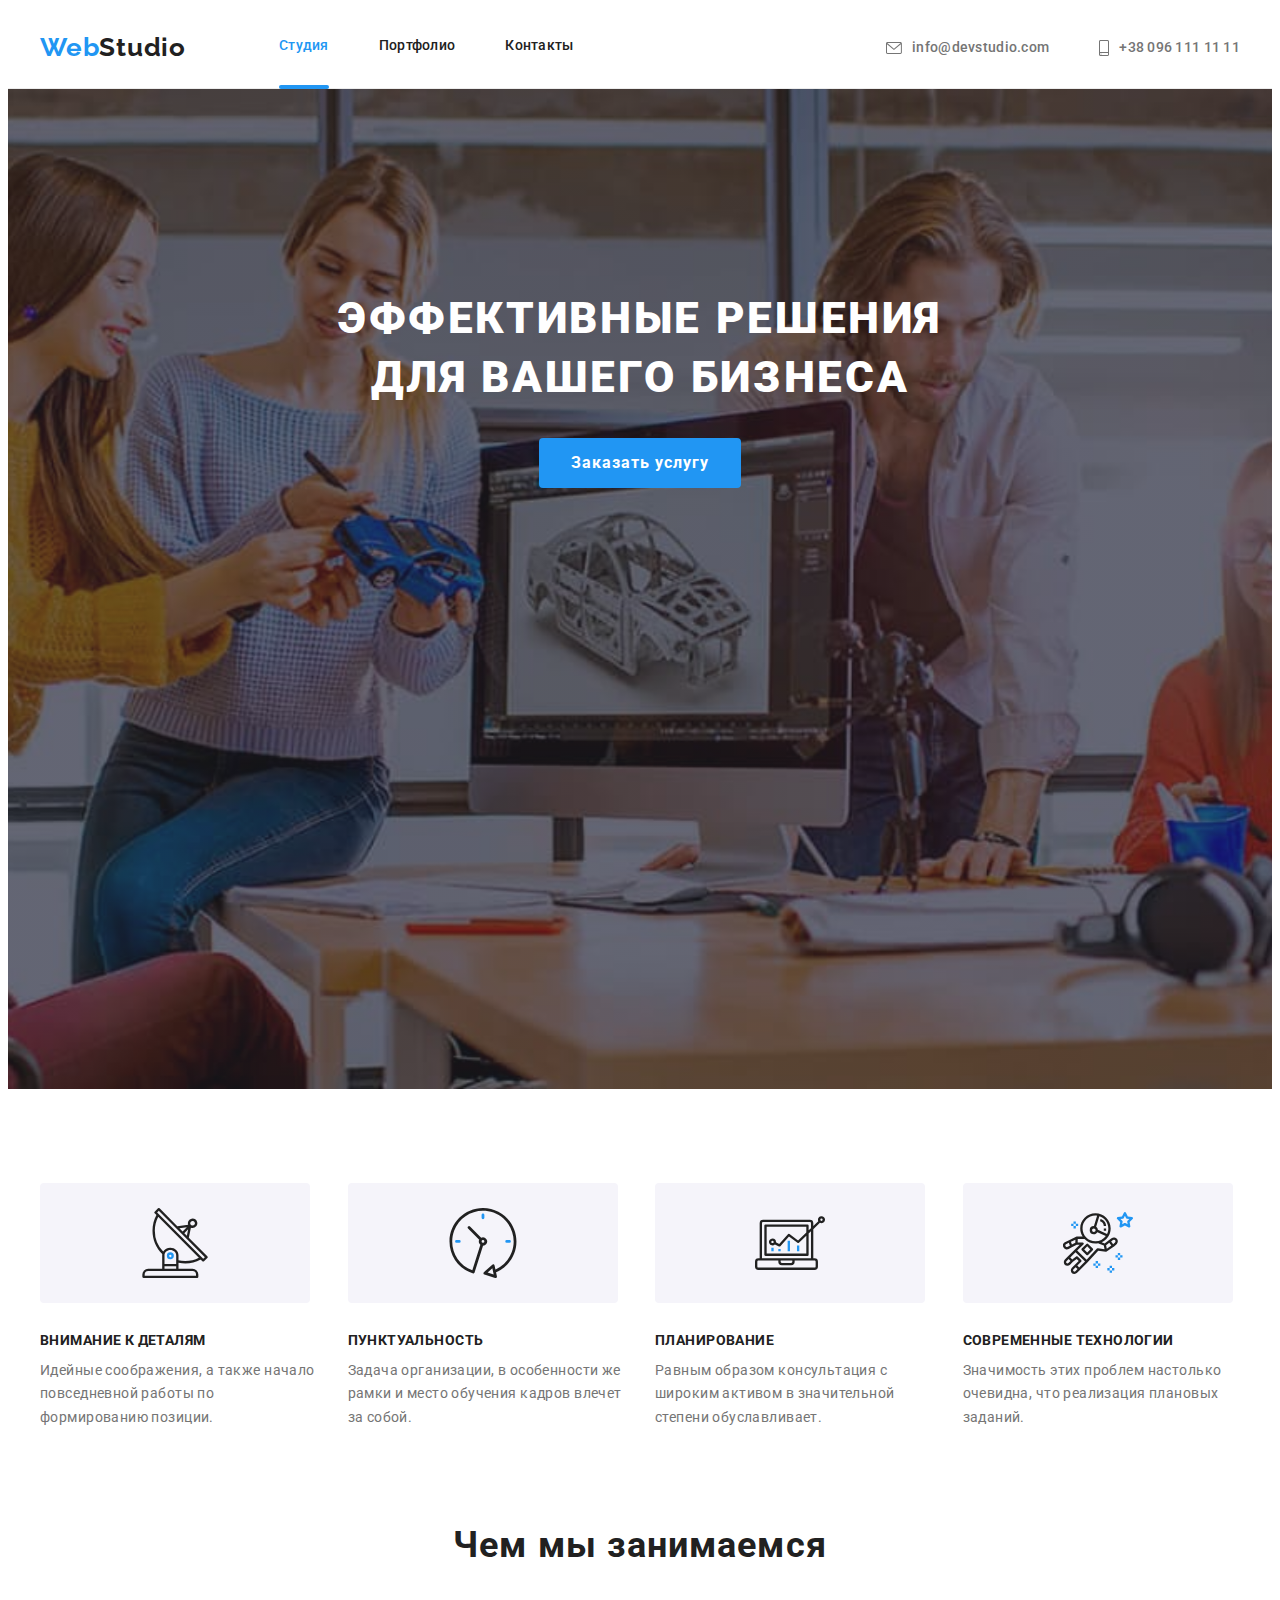
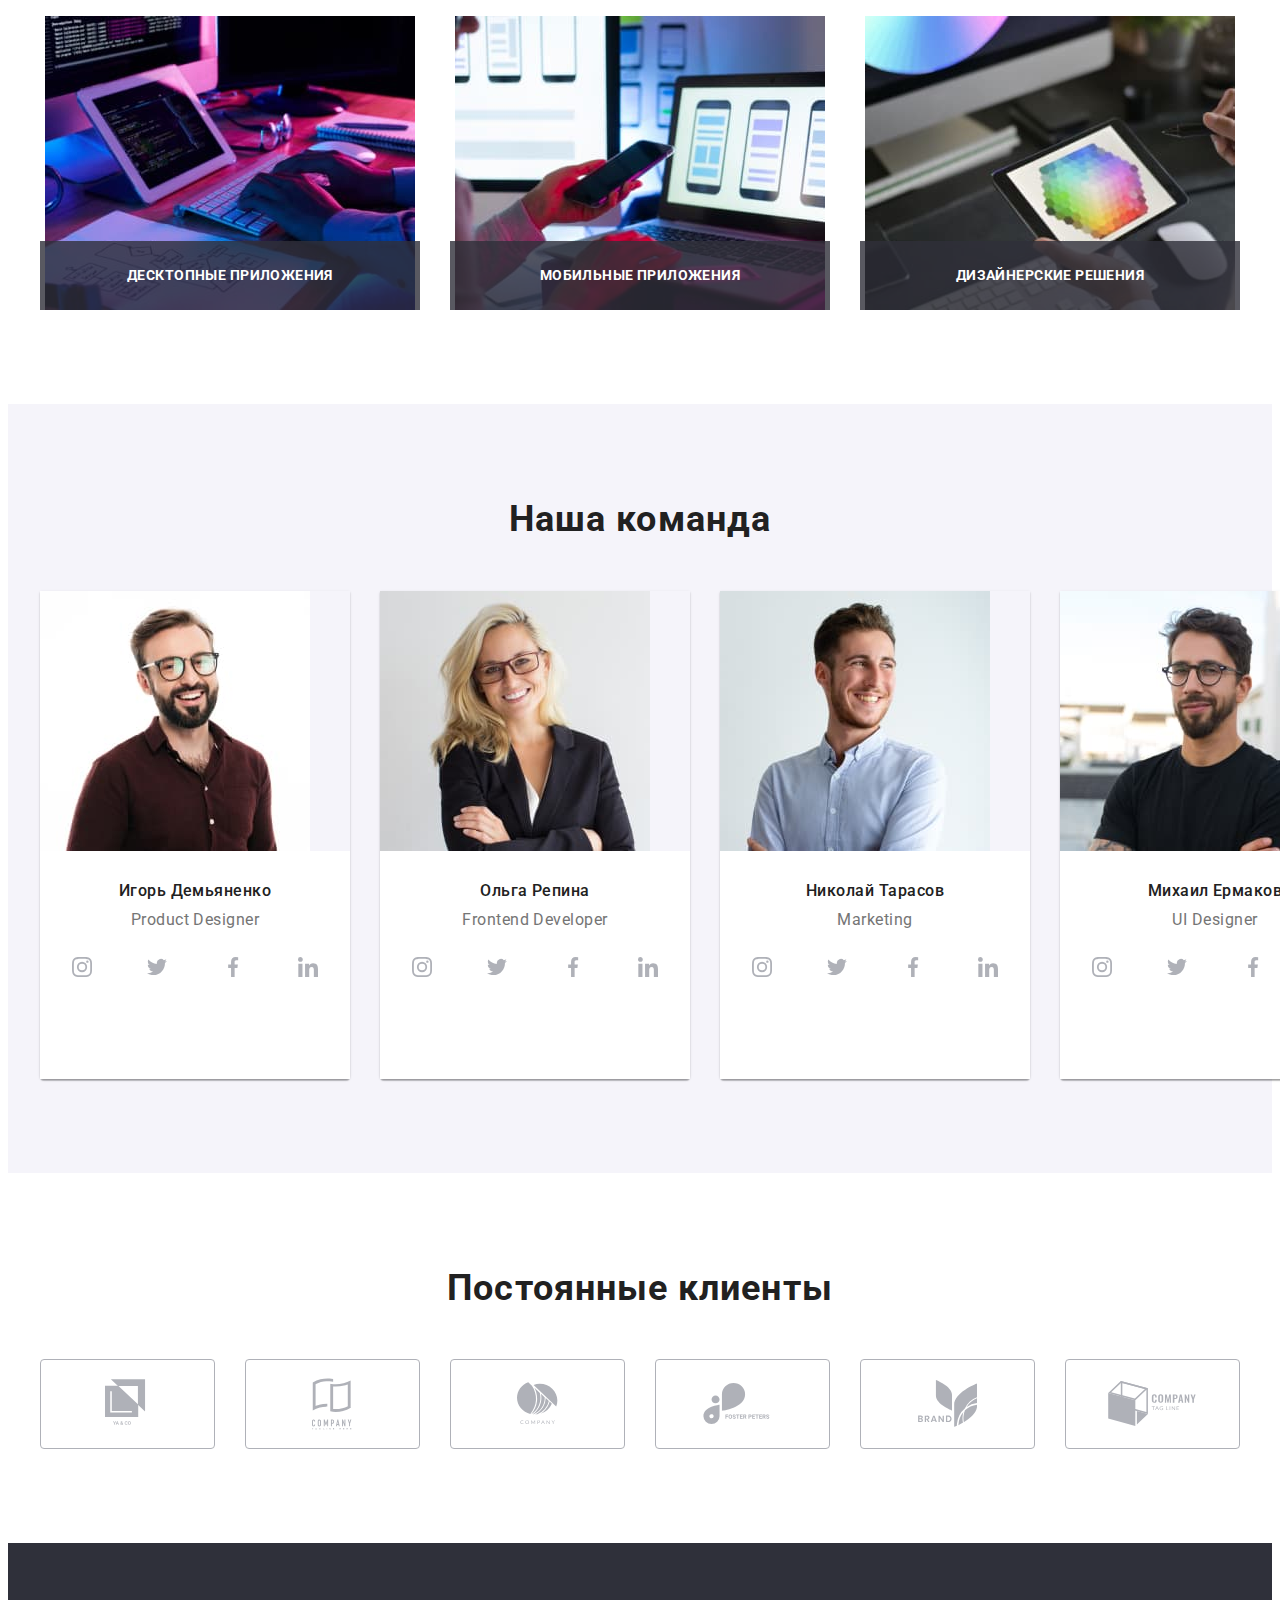
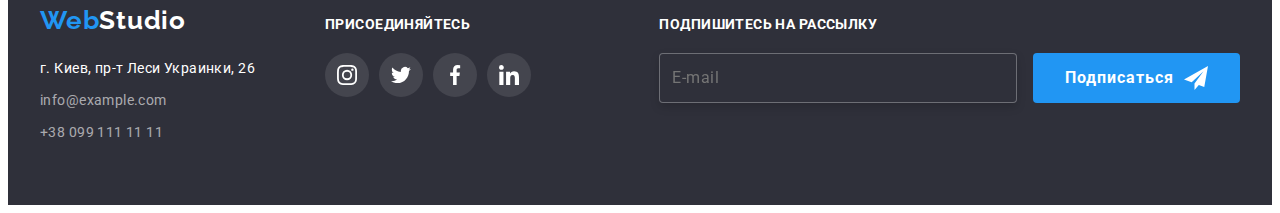
<file: index.html>
<!DOCTYPE html>
<html lang="ru">
<head>
    <meta charset="UTF-8">
    <meta http-equiv="X-UA-Compatible" content="IE=edge">
    <meta name="viewport" content="width=device-width, initial-scale=1.0">
    <title>Студия</title>
    <link rel="preconnect" href="https://fonts.gstatic.com">
    <link href="https://fonts.googleapis.com/css2?family=Raleway:wght@700&family=Roboto:wght@400;500;700;900&display=swap"
        rel="stylesheet">
    <link rel="stylesheet" href="https://cdnjs.cloudflare.com/ajax/libs/modern-normalize/0.2.0/modern-normalize.css"
        integrity="sha512-oxqL25oMBPTFLK5OOR4U/Y//5oyc+3B8MJVTuGD2FLdyA+VXlhKMyQ7YjHNSI5+CLk0UdMLw1lV64dDuT1Batw=="
        crossorigin="anonymous" />
    <link rel="stylesheet" href="./css/main.min.css">
</head>

<body>

<!--site header-->
        <header class="page-header">
            <div class="container">
                <nav class="nav">
                    <a 
                    href="./index.html" 
                    class="logo__link link" 
                    lang="en">
                        <span 
                        class="logo__text">
                            Web<span class="logo--light-them">Studio</span>
                        </span>        
                    </a>
                    <ul class="nav__list list">
                        <li class="nav__item">
                            <a 
                            href="./index.html" 
                            class="nav__link current link">
                                Студия
                            </a>
                        </li>

                        <li class="nav__item">
                            <a 
                            href="./portfolio.html" 
                            class="nav__link link">
                                Портфолио
                            </a>
                        </li>

                        <li class="nav__item">
                            <a 
                            href="" 
                            class="nav__link link">
                                Контакты
                            </a>
                        </li>
                    </ul>
                </nav>

                <ul class="site-contacts__list list" >
                    <li class="site-contacts__item">
                        <a 
                        href="mailto:info@devstudio.com" 
                        class="site-contacts__link link ">
                            <svg 
                            class="site-contacts__icon" 
                            width="16" 
                            height="12">
                                <use href="./images/icons.svg#envelope"></use>
                            </svg>
                            info@devstudio.com
                        </a>
                    </li>

                    <li class="site-contacts__item">
                        <a 
                        href="tel:+380961111111" 
                        class="site-contacts__link link ">
                            <svg 
                            class="site-contacts__icon" 
                            width="10" 
                            height="16">
                                <use href="./images/icons.svg#smartphone"></use>
                            </svg>
                            +38 096 111 11 11
                        </a>
                    </li>
                </ul>
            </div>
        </header>
    <main>

    <!--HERO-->
        <section class="hero overlay">
            <h1 class="hero__title">Эффективные решения для вашего бизнеса</h1>
            <button 
            data-modal-open 
            type="button" 
            class="btn hero__btn">
                Заказать услугу
            </button>
        </section>

    <!--Features-->
        <section class="features section">
            <div class="container">
                <h2 class="features__title visually-hidden">Особенности команды</h2>
                <ul class="features__list list">
                    <li class="features__item">
                        <div class="features-item-icon__background">
                            <svg 
                            class="features-item__icon"
                            width="70"
                            height="70">
                                <use href="./images/icons.svg#antenna"></use>
                            </svg>
                        </div>
                        <h3 class="features-item__title">Внимание к деталям</h3>
                        <p class="features-item__text">Идейные соображения, а также начало повседневной работы по формированию позиции.
                        </p>
                    </li>

                    <li class="features__item">
                        <div class="features-item-icon__background">
                            <svg 
                            class="features-item__icon"
                            width="70"
                            height="70">
                                <use href="./images/icons.svg#clock"></use>
                            </svg>
                        </div>
                        <h3 class="features-item__title">Пунктуальность</h3>
                        <p class="features-item__text">Задача организации, в особенности же рамки и место обучения кадров влечет за собой.
                        </p>
                    </li>

                    <li class="features__item">
                        <div class="features-item-icon__background">
                            <svg 
                            class="feature-item__icon"
                            width="70"
                            height="70">
                                <use href="./images/icons.svg#diagram"></use>
                            </svg>
                        </div>
                        <h3 class="features-item__title">Планирование</h3>
                        <p class="features-item__text">Равным образом консультация с широким активом в значительной степени обуславливает.
                        </p>
                    </li>

                    <li class="features__item">
                        <div class="features-item-icon__background">
                            <svg 
                            class="features-item__icon"
                            width="70"
                            height="70">
                                <use href="./images/icons.svg#astronaut"></use>
                            </svg>
                        </div>
                        <h3 class="features-item__title">Современные технологии</h3>
                        <p class="features-item__text">Значимость этих проблем настолько очевидна, что реализация плановых заданий.
                        </p>
                    </li>
                </ul>
            </div>
        </section>

    <!--Services-->
        <section class="services section">
            <div class="container">
                <h2 class="services__title section__title">Чем мы занимаемся</h2>
                <ul class="services__list list">
                    <li class="services__item">
                        <div class="services-item__image-explanation">
                            <img 
                            src="./images/example_of_work_1.jpg" 
                            alt="Создание интернет сайта" 
                            width="370" 
                            height="294"
                            class="services-item__image">
                            <span class="services-item__image-explanation-text">Десктопные приложения</span>
                        </div>
                    </li>

                    <li class="services__item">
                        <div class="services-item__image-explanation">
                            <img 
                            src="./images/example_of_work_2.jpg" 
                            alt="Оптимизация сайта для просмотра с телефона" 
                            width="370" 
                            height="294"
                            class="services-item__image">
                            <span class="services-item__image-explanation-text">Мобильные приложения</span>
                        </div>
                    </li>

                    <li class="services__item">
                        <div class="services-item__image-explanation">
                            <img 
                            src="./images/example_of_work_3.jpg" 
                            alt="Подбор цветовой схемы для сайта" 
                            width="370" 
                            height="294"
                            class="services-item__image">
                            <span class="services-item__image-explanation-text">Дизайнерские решения</span>
                        </div>
                    </li>
                </ul>
            </div>
        </section>

    <!--Team Members-->
        <section class="team-members section">
            <div class="container">
                <h2 class="team-members__title section__title">Наша команда</h2>
                <ul class="team-members__list list">
                    <li class="team-members__item">
                        <img 
                        src="./images/igor_photo.jpg" 
                        alt="Фото Игоря Демьяненко" 
                        width="270" 
                        height="260"
                        class="team-members__image">
                        <div class="team-members__description">
                            <h3 class="team-members__name">Игорь Демьяненко</h3>
                            <p class="team-members__profession" lang="en">Product Designer</p>
                            <ul class="team-members-soc-link__list list">
                                <li class="team-members-soc-link__item">
                                    <a href="" class="team-members-soc-link__link">
                                        <svg 
                                        class="team-members-soc-link__icon" 
                                        width="20"
                                        height="20">
                                            <use href="./images/icons.svg#instagram-t"></use>
                                        </svg>
                                    </a>
                                </li>

                                <li class="team-members-soc-link__item">
                                    <a href="" class="team-members-soc-link__link">
                                        <svg 
                                        class="team-members-soc-link__icon" 
                                        width="20"
                                        height="20">
                                            <use href="./images/icons.svg#twitter-t"></use>
                                        </svg>
                                    </a>
                                </li>

                                <li class="team-members-soc-link__item">
                                    <a href="" class="team-members-soc-link__link">
                                        <svg 
                                        class="team-members-soc-link__icon" 
                                        width="20"
                                        height="20">
                                            <use href="./images/icons.svg#facebook-t"></use>
                                        </svg>
                                    </a>
                                </li>

                                <li class="team-members-soc-link__item">
                                    <a href="" class="team-members-soc-link__link">
                                        <svg 
                                        class="team-members-soc-link__icon" 
                                        width="20"
                                        height="20">
                                            <use href="./images/icons.svg#linkedin-t"></use>
                                        </svg>
                                    </a>
                                </li>
                            </ul>
                        </div>
                    </li>

                    <li class="team-members__item">
                        <img 
                        src="./images/olga_photo.jpg" 
                        alt="Фото Ольги Репиной" 
                        width="270" 
                        height="260">
                        <div class="team-members__description">
                            <h3 class="team-members__name">Ольга Репина</h3>
                            <p class="team-members__profession" lang="en">Frontend Developer</p>
                            <ul class="team-members-soc-link__list list">
                                <li class="team-members-soc-link__item">
                                    <a href="" class="team-members-soc-link__link">
                                        <svg 
                                        class="team-members-soc-link__icon" 
                                        width="20"
                                        height="20">
                                            <use href="./images/icons.svg#instagram-t"></use>
                                        </svg>
                                    </a>
                                </li>

                                <li class="team-members-soc-link__item">
                                    <a href="" class="team-members-soc-link__link">
                                        <svg 
                                        class="team-members-soc-link__icon" 
                                        width="20"
                                        height="20">
                                            <use href="./images/icons.svg#twitter-t"></use>
                                        </svg>
                                    </a>
                                </li>

                                <li class="team-members-soc-link__item">
                                    <a href="" class="team-members-soc-link__link">
                                        <svg 
                                        class="team-members-soc-link__icon" 
                                        width="20"
                                        height="20">
                                            <use href="./images/icons.svg#facebook-t"></use>
                                        </svg>
                                    </a>
                                </li>

                                <li class="team-members-soc-link__item">
                                    <a href="" class="team-members-soc-link__link">
                                        <svg 
                                        class="team-members-soc-link__icon" 
                                        width="20"
                                        height="20">
                                            <use href="./images/icons.svg#linkedin-t"></use>
                                        </svg>
                                    </a>
                                </li>
                            </ul>
                        </div>
                    </li>

                    <li class="team-members__item">
                        <img 
                        src="./images/nikolay_photo.jpg" 
                        alt="Фото Николая Тарасова" 
                        width="270" 
                        height="260">
                        <div class="team-members__description">
                            <h3 class="team-members__name">Николай Тарасов</h3>
                            <p class="team-members__profession" lang="en">Marketing</p>
                            <ul class="team-members-soc-link__list list">
                                <li class="team-members-soc-link__item">
                                    <a href="" class="team-members-soc-link__link">
                                        <svg 
                                        class="team-members-soc-link__icon" 
                                        width="20"
                                        height="20">
                                            <use href="./images/icons.svg#instagram-t"></use>
                                        </svg>
                                    </a>
                                </li>

                                <li class="team-members-soc-link__item">
                                    <a href="" class="team-members-soc-link__link">
                                        <svg 
                                        class="team-members-soc-link__icon" 
                                        width="20"
                                        height="20">
                                            <use href="./images/icons.svg#twitter-t"></use>
                                        </svg>
                                    </a>
                                </li>

                                <li class="team-members-soc-link__item">
                                    <a href="" class="team-members-soc-link__link">
                                        <svg 
                                        class="team-members-soc-link__icon" 
                                        width="20"
                                        height="20">
                                            <use href="./images/icons.svg#facebook-t"></use>
                                        </svg>
                                    </a>
                                </li>

                                <li class="team-members-soc-link__item">
                                    <a href="" class="team-members-soc-link__link">
                                        <svg 
                                        class="team-members-soc-link__icon" 
                                        width="20"
                                        height="20">
                                            <use href="./images/icons.svg#linkedin-t"></use>
                                        </svg>
                                    </a>
                                </li>
                            </ul>
                        </div>
                    </li>

                    <li class="team-members__item">
                        <img 
                        src="./images/mihail_photo.jpg" 
                        alt="Фото Михаила Ермакова" 
                        width="270" 
                        height="260">
                        <div class="team-members__description">
                            <h3 class="team-members__name">Михаил Ермаков</h3>
                            <p class="team-members__profession" lang="en">UI Designer</p>
                            <ul class="team-members-soc-link__list list">
                                <li class="team-members-soc-link__item">
                                    <a href="" class="team-members-soc-link__link">
                                        <svg 
                                        class="team-members-soc-link__icon" 
                                        width="20"
                                        height="20">
                                            <use href="./images/icons.svg#instagram-t"></use>
                                        </svg>
                                    </a>
                                </li>

                                <li class="team-members-soc-link__item">
                                    <a href="" class="team-members-soc-link__link">
                                        <svg 
                                        class="team-members-soc-link__icon" 
                                        width="20"
                                        height="20">
                                            <use href="./images/icons.svg#twitter-t"></use>
                                        </svg>
                                    </a>
                                </li>

                                <li class="team-members-soc-link__item">
                                    <a href="" class="team-members-soc-link__link">
                                        <svg 
                                        class="team-members-soc-link__icon" 
                                        width="20"
                                        height="20">
                                        <use href="./images/icons.svg#facebook-t"></use>
                                    </svg>
                                    </a>
                                </li>

                                <li class="team-members-soc-link__item">
                                    <a href="" class="team-members-soc-link__link">
                                        <svg 
                                        class="team-members-soc-link__icon" 
                                        width="20"
                                        height="20">
                                            <use href="./images/icons.svg#linkedin-t"></use>
                                        </svg>
                                    </a>
                                </li>
                            </ul>
                        </div>
                    </li>
                </ul>
            </div>
        </section>

        <!--Customers-->  
        <section class="customers section">
            <div class="container">
                <h2 class="customers__title section__title">Постоянные клиенты</h2>
                <ul class="customers__list list">
                    <li class="customers__item">
                        <a href="" class="customers-item__link">
                            <svg 
                            class="customers-item__icon" 
                            width="44.27" 
                            height="49.23">
                                <use href="./images/icons.svg#logo-1"></use>
                            </svg>
                        </a>
                    </li>

                    <li class="customers__item">
                        <a href="" class="customers-item__link">
                            <svg 
                            class="customers-item__icon" 
                            width="40" 
                            height="52">
                                <use href="./images/icons.svg#logo-2"></use>
                            </svg>
                        </a>
                    </li>

                    <li class="customers__item">
                        <a href="" class="customers-item__link">
                            <svg 
                            class="customers-item__icon" 
                            width="41" 
                            height="42.6">
                                <use href="./images/icons.svg#logo-3"></use>
                            </svg>
                        </a>
                    </li>

                    <li class="customers__item">
                        <a href="" class="customers-item__link">
                            <svg 
                            class="customers-item__icon" 
                            width="79.66" 
                            height="42.02">
                                <use href="./images/icons.svg#logo-4"></use>
                            </svg>
                        </a>
                    </li>

                    <li class="customers__item">
                        <a href="" class="customers-item__link">
                            <svg 
                            class="customers-item__icon" 
                            width="59" 
                            height="47">
                                <use href="./images/icons.svg#logo-5"></use>
                            </svg>
                        </a>
                    </li>

                    <li class="customers__item">
                        <a href="" class="customers-item__link">
                            <svg 
                            class="customers-item__icon" 
                            width="88.48" 
                            height="45.44">
                                <use href="./images/icons.svg#logo-6"></use>
                            </svg>
                        </a>
                    </li>
                </ul>
            </div>
        </section>
    </main>

<!--Footer-->
    <footer class="page-footer">
        <div class="container">
            <div class="address-main">
                <a 
                href="./index.html" 
                class="logo__link logo-footer link" 
                lang="en">
                    <span 
                    class="logo__text">
                        Web<span class="logo--dark-them">Studio</span>
                    </span>        
                </a>

<!--Address-->
                <address class="address">
                    <ul class="address__list list">
                        <li class="address__item"> 
                            <a 
                            href="https://goo.gl/maps/oQdtfQdhAtJSonEbA" 
                            class="address__link link">
                                <span class="address__text address__text--wight">
                                    г. Киев, пр-т Леси Украинки, 26
                                </span>
                            </a> 
                        </li>

                        <li class="address__item">
                            <a 
                            href="mailto:info@example.com" 
                            class="address__link link">
                                <span class="address__text">
                                    info@example.com
                                </span>    
                            </a>
                        </li>

                        <li class="address__item">
                            <a 
                            href="tel:+380991111111" 
                            class="address-tel link">
                                <span class="address__text">
                                    +38 099 111 11 11
                                </span>
                            </a>
                        </li>
                    </ul>
                </address>
            </div>

<!--Subscribe-->            
            <div class="subscribe">
                <b class="subscribe__title">присоединяйтесь</b>
                <ul class="subscribe-soc-link__list list">
                    <li class="subscribe-soc-link__item">
                        <a href="" class="subscribe-soc-link-item__link">
                            <svg  
                            class="subscribe-soc-link-item__icon"
                            width="20"
                            height="20">
                                <use href="./images/icons.svg#instagram"></use>
                            </svg>
                        </a>
                    </li>

                    <li class="subscribe-soc-link__item">
                        <a href="" class="subscribe-soc-link-item__link">
                            <svg 
                            class="subscribe-soc-link-item__icon"
                            width="20"
                            height="20">
                                <use href="./images/icons.svg#twitter"></use>
                            </svg>
                        </a>
                    </li>

                    <li class="subscribe-soc-link__item">
                        <a href="" class="subscribe-soc-link-item__link">
                            <svg 
                            class="subscribe-soc-link-item__icon"
                            width="20"
                            height="20">
                                <use href="./images/icons.svg#facebook"></use>
                            </svg>
                        </a>
                    </li>

                    <li class="subscribe-soc-link__item">
                        <a href="" class="subscribe-soc-link-item__link">
                            <svg 
                            class="subscribe-soc-link-item__icon" 
                            width="20"
                            height="20">
                                <use href="./images/icons.svg#linkedin"></use>
                            </svg>
                        </a>
                    </li>
                </ul>
            </div>

<!--Mail-input-->            
            <div class="mail-input__block">
                <p class="mail-input__title subscribe__title"> Подпишитесь на рассылку</p>
                <form class="mail-input__form">
                    <input 
                    id="mail"
                    type="email" 
                    name="mail" 
                    class="mail-input" 
                    placeholder="E-mail">

                    <button 
                    type="submit" 
                    class="btn mail-input__btn">
                        <span 
                        class="mail-input-btn__text">
                            Подписаться
                        </span>

                        <svg 
                        class="mail-input-btn__icon" 
                        width="24"
                        height="24">
                            <use href="./images/icons.svg#icon-icon-send"></use>
                        </svg>
                    </button>
                </form>
            </div>
        </div>
    </footer>

    
<!--Modal-->
    <div data-modal class="backdrop is-hidden">
        <div class="modal">
            <button data-modal-close 
            type="button" 
            class="btn modal-btn--close">
                <svg 
                class="modal-btn__close-icon" 
                width="18"
                height="18">
                    <use href="./images/icons.svg#icon-close"></use>
                </svg>
            </button>

            <p class="modal__title">
                Оставьте свои данные, мы вам перезвоним
            </p>

            <form class="modal__input-form">
                <ul class="modal-input-form__list list">
    <!-- Input Name                 -->
                    <li class="modal-input-form__item">
                        <div class="form-name form-field">
                            <label 
                            for="name" 
                            class="form-name__label modal-window__form-label">
                                Имя
                            </label>
                            <input 
                            id="name"
                            type="text" 
                            name="name" 
                            class="form-name__input modal-window__form-input" 
                            autocomplete="name">
                                <svg 
                                class="form-name__icon form-input__icon"
                                width="18"
                                height="18">
                                    <use href="./images/icons.svg#icon-modal-person"></use>
                                </svg>
                        </div>
                    </li>
    <!-- Input Tel                 -->                
                    <li class="modal-input-form__item">
                        <div class="form-tel form-field">
                            <label 
                            for="tel" 
                            class="form-tel__label modal-window__form-label">
                                Телефон
                            </label>
                            <input 
                            id="tel"
                            type="tel" 
                            name="tel" 
                            class="form-tel__input modal-window__form-input" 
                            autocomplete="tel">
                                <svg 
                                class="form-tel__icon form-input__icon"
                                width="18"
                                height="18">
                                    <use href="./images/icons.svg#icon-modal-phone"></use>
                                </svg>
                        </div>
                    </li>
    <!-- Input Mail                 -->                
                    <li class="modal-input-form__item">
                        <div class="form-email form-field">
                            <label 
                            for="email" 
                            class="form-email__label modal-window__form-label">
                                Почта
                            </label>
                            <input
                            id="email"
                            type="email"
                            name="email"
                            class="form-email__input modal-window__form-input"
                            autocomplete="email">
                                <svg 
                                class="form-email__icon form-input__icon"
                                width="18"
                                height="18">
                                    <use href="./images/icons.svg#icon-modal-email"></use>
                                </svg>
                        </div>
                    </li>
    <!-- Input Comment                 -->                
                    <li class="modal-input-form__item">
                        <div class="form-comment form-field">
                            <label
                            for="comment"
                            class="form-comment__label modal-window__form-label">
                                Комментарий
                            </label>
                            <textarea 
                            name="comment"
                            id="comment"
                            rows="10"
                            placeholder="Введите текст"
                            class="modal-window__form-input form-comment__textarea"></textarea>
                        </div>
                    </li>
                </ul>
    <!-- Checkbox                 -->            
               <div class="form-agreement">
                   
                    <label
                    for="agreement"
                    class="form-agreement__label">
                        <input 
                    id="agreement"
                    type="checkbox" 
                    name="agreement" 
                    value="agreement"
                    class="form-agreement__check-input visually-hidden">
                        Соглашаюсь с рассылкой и принимаю 
                            <a 
                            href="" 
                            class="form-agreement__link"> 
                                Условия договора 
                            </a>
                    <span class="check-box">
                            <!-- <svg class="check-box__icon"
                            width="16"
                            height="15">
                                <use href="./images/icons.svg#icon-not-check"></use> 
                            </svg> -->
                        </span>
                    </label>
               </div>

                <button 
                type="submit" 
                class="btn modal-btn--send">
                    <span 
                    class="modal-btn-send__text">
                        Отправить
                    </span>
                </button>
            </form>
        </div>
    </div>
    
    <script src="./js/modal.js"></script>
</body>
</html>
</file>
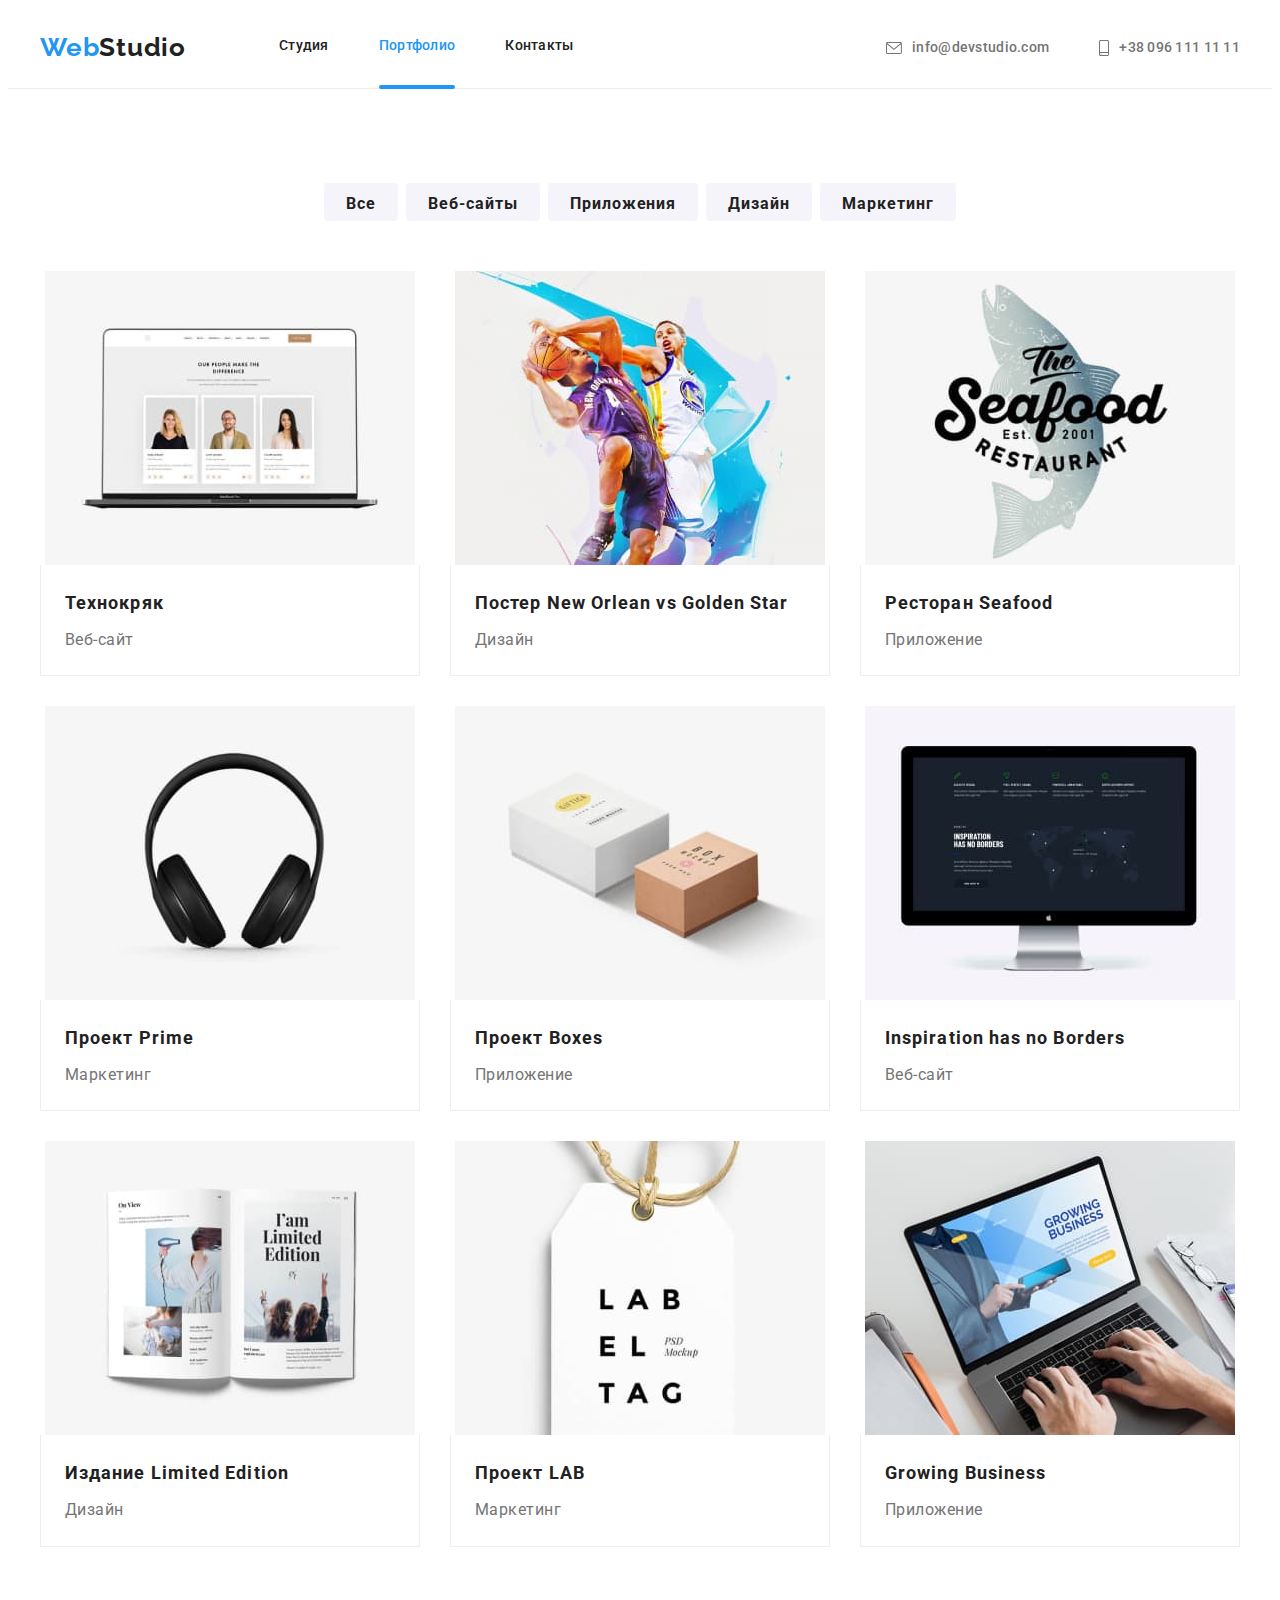
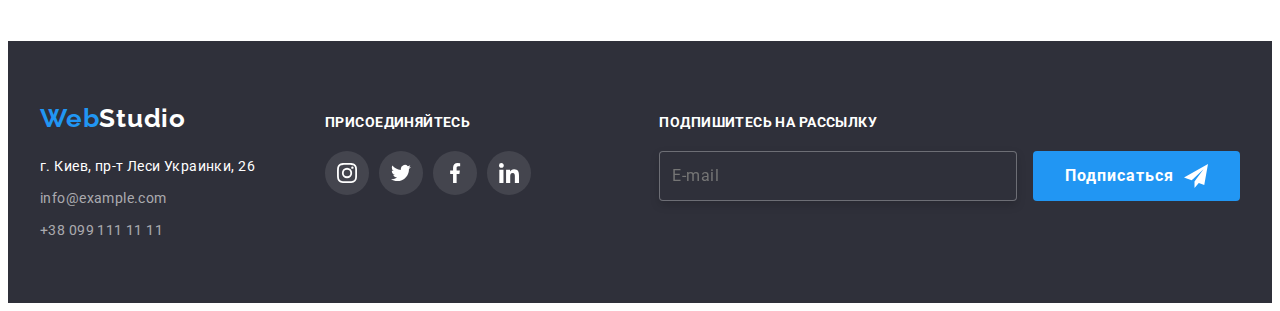
<file: portfolio.html>
<!DOCTYPE html>
<html lang="ru">
<head>
    <meta charset="UTF-8">
    <meta http-equiv="X-UA-Compatible" content="IE=edge">
    <meta name="viewport" content="width=device-width, initial-scale=1.0">
    <title>Портфолио</title>
    <link rel="preconnect" href="https://fonts.gstatic.com">
    <link href="https://fonts.googleapis.com/css2?family=Raleway:wght@700&family=Roboto:wght@400;500;700;900&display=swap"
        rel="stylesheet">
    <link rel="stylesheet" href="https://cdnjs.cloudflare.com/ajax/libs/modern-normalize/0.2.0/modern-normalize.css"
        integrity="sha512-oxqL25oMBPTFLK5OOR4U/Y//5oyc+3B8MJVTuGD2FLdyA+VXlhKMyQ7YjHNSI5+CLk0UdMLw1lV64dDuT1Batw=="
        crossorigin="anonymous" />
    <link rel="stylesheet" href="./css/main.min.css">
</head>

<body>
    
<!--HEADER-->
    <header class="page-header">
            <div class="container">
                <nav class="nav">
                    <a 
                    href="./index.html" 
                    class="logo__link link" 
                    lang="en">
                        <span 
                        class="logo__text">
                            Web<span class="logo--light-them">Studio</span>
                        </span>        
                    </a>
                    <ul class="nav__list list">
                        <li class="nav__item">
                            <a 
                            href="./index.html" 
                            class="nav__link link">
                                Студия
                            </a>
                        </li>

                        <li class="nav__item">
                            <a 
                            href="./portfolio.html" 
                            class="nav__link current link">
                                Портфолио
                            </a>
                        </li>

                        <li class="nav__item">
                            <a 
                            href="" 
                            class="nav__link link">
                                Контакты
                            </a>
                        </li>
                    </ul>
                </nav>

                <ul class="site-contacts__list list" >
                    <li class="site-contacts__item">
                        <a 
                        href="mailto:info@devstudio.com" 
                        class="site-contacts__link link ">
                            <svg 
                            class="site-contacts__icon" 
                            width="16" 
                            height="12">
                                <use href="./images/icons.svg#envelope"></use>
                            </svg>
                            info@devstudio.com
                        </a>
                    </li>

                    <li class="site-contacts__item">
                        <a 
                        href="tel:+380961111111" 
                        class="site-contacts__link link ">
                            <svg 
                            class="site-contacts__icon" 
                            width="10" 
                            height="16">
                                <use href="./images/icons.svg#smartphone"></use>
                            </svg>
                            +38 096 111 11 11
                        </a>
                    </li>
                </ul>
            </div>
    </header>

    <main>
        <section class="portfolio section">
            <div class="container">
<!--FILTERS-->
                <ul class="filters__list list">
                    <li class="filters__item">
                        <button 
                        type="button" 
                        class="btn filters__btn">
                            Все
                        </button>
                    </li>

                    <li class="filters__item">
                        <button 
                        type="button" 
                        class="btn filters__btn">
                            Веб-сайты
                        </button>
                    </li>

                    <li class="filters__item">
                        <button 
                        type="button" 
                        class="btn filters__btn">
                            Приложения
                        </button>
                    </li>

                    <li class="filters__item">
                        <button 
                        type="button" 
                        class="btn filters__btn">
                            Дизайн
                        </button>
                    </li>

                    <li class="filters__item">
                        <button 
                        type="button" 
                        class="btn filters__btn">
                            Маркетинг
                        </button>
                    </li>
                </ul>
                                    
<!--Cards Set-->
                <ul class="card__list list">
                    <li class="card__item">
                        <article class="card">
                            <a 
                            href="" 
                            class="card__link link"> 
                                <div class="card__additional-info">
                                    <img 
                                    src="./images/portfolio/web-sites/tehno.jpg" 
                                    alt="Главная страница сайта Технокряк" 
                                    width="370" 
                                    height="294"
                                    class="card__image">
                                    <p 
                                    class="card__overlay">
                                        Технокряк это современная площадка распространения коронавируса. 
                                        Компании используют эту платформу для цифрового шпионажа и атак на защищённые сервера конкурентов.
                                    <p>
                                </div>
                                <div class="card__description">
                                    <h2 class="card__name">Технокряк</h2>
                                    <p class="card__category">Веб-сайт</p>
                                </div>
                            </a>
                        </article>
                    </li>
               
                    <li class="card__item">
                        <article class="card">
                            <a 
                            href="" 
                            class="card__link link"> 
                                <div class="card__additional-info">
                                    <img 
                                    src="./images/portfolio/design/no-vs-gs.jpg" 
                                    alt="Два баскетболиста" 
                                    width="370" 
                                    height="294"
                                    class="card__image">
                                    <p 
                                    class="card__overlay">
                                        Технокряк это современная площадка распространения коронавируса. 
                                        Компании используют эту платформу для цифрового шпионажа и атак на защищённые сервера конкурентов.
                                    <p>
                                </div>
                                <div class="card__description">
                                    <h2 class="card__name">Постер <span lang="en">New Orlean vs Golden Star</span></h2>
                                    <p class="card__category">Дизайн</p>
                                </div>
                            </a>
                        </article>
                    </li>

                    <li class="card__item">
                        <article class="card">
                            <a 
                            href="" 
                            class="card__link link">
                                <div class="card__additional-info">
                                    <img 
                                    src="./images/portfolio/applications/seafood.jpg" 
                                    alt="Логотип ресторана Seafood" 
                                    width="370" 
                                    height="294"
                                    class="card__image">
                                    <p 
                                    class="card__overlay">
                                        Технокряк это современная площадка распространения коронавируса. 
                                        Компании используют эту платформу для цифрового шпионажа и атак на защищённые сервера конкурентов.
                                    <p>
                                </div>
                                <div class="card__description">
                                    <h2 class="card__name">Ресторан <span lang="en">Seafood</span></h2>
                                    <p class="card__category">Приложение</p>
                                </div>
                            </a>
                        </article>
                    </li>

                    <li class="card__item">
                        <article class="card">
                            <a 
                            href="" 
                            class="card__link link"> 
                                <div class="card__additional-info">
                                    <img 
                                    src="./images/portfolio/marketing/prime.jpg" 
                                    alt="Наушники" 
                                    width="370" 
                                    height="294"
                                    class="card__image">
                                    <p 
                                    class="card__overlay">
                                        Технокряк это современная площадка распространения коронавируса. 
                                        Компании используют эту платформу для цифрового шпионажа и атак на защищённые сервера конкурентов.
                                    <p>
                                </div>
                                <div class="card__description">
                                    <h2 class="card__name">Проект <span lang="en">Prime</span></h2>
                                    <p class="card__category">Маркетинг</p>
                                </div>
                            </a>
                        </article>
                    </li>

                    <li class="card__item">
                        <article class="card">
                            <a 
                            href="" 
                            class="card__link link"> 
                                <div class="card__additional-info">
                                    <img 
                                    src="./images/portfolio/applications/boxes.jpg" 
                                    alt="Две коробки:белая и коричневая" 
                                    width="370" 
                                    height="294"
                                    class="card__image">
                                    <p 
                                    class="card__overlay">
                                        Технокряк это современная площадка распространения коронавируса. 
                                        Компании используют эту платформу для цифрового шпионажа и атак на защищённые сервера конкурентов.
                                    <p>
                                </div>
                                <div class="card__description">
                                    <h2 class="card__name">Проект <span lang="en">Boxes</span></h2>
                                    <p class="card__category">Приложение</p>
                                </div>
                            </a>
                        </article>
                    </li>

                    <li class="card__item">
                        <article class="card">
                            <a 
                            href="" 
                            class="card__link link"> 
                                <div class="card__additional-info">
                                    <img 
                                    src="./images/portfolio/web-sites/i-h-n-b.jpg" 
                                    alt="Главная страница сайта Inspiration has no Borders" 
                                    width="370" 
                                    height="294"
                                    class="card__image">
                                    <p 
                                    class="card__overlay">
                                        Технокряк это современная площадка распространения коронавируса. 
                                        Компании используют эту платформу для цифрового шпионажа и атак на защищённые сервера конкурентов.
                                    <p>
                                </div>
                                <div class="card__description">
                                    <h2 lang="en" class="card__name">Inspiration has no Borders</h2>
                                    <p class="card__category">Веб-сайт</p>
                                </div>
                            </a>
                        </article>
                    </li>

                    <li class="card__item">
                        <article class="card">
                            <a 
                            href="" 
                            class="card__link link"> 
                                <div class="card__additional-info">
                                    <img 
                                    src="./images/portfolio/design/le.jpg" 
                                    alt="Развертка книги" 
                                    width="370" 
                                    height="294"
                                    class="card__image">
                                    <p 
                                    class="card__overlay">
                                        Технокряк это современная площадка распространения коронавируса. 
                                        Компании используют эту платформу для цифрового шпионажа и атак на защищённые сервера конкурентов.
                                    <p>
                                </div>
                                <div class="card__description">
                                    <h2 class="card__name">Издание <span lang="en">Limited Edition</span></h2>
                                    <p class="card__category">Дизайн</p>
                                </div>
                            </a>
                        </article>
                    </li>

                    <li class="card__item">
                        <article class="card">
                            <a 
                            href="" 
                            class="card__link link"> 
                                <div class="card__additional-info">
                                    <img 
                                    src="./images/portfolio/marketing/lab.jpg" 
                                    alt="Белая этикетка" 
                                    width="370" 
                                    height="294"
                                    class="card__image">
                                    <p 
                                    class="card__overlay">
                                        Технокряк это современная площадка распространения коронавируса. 
                                        Компании используют эту платформу для цифрового шпионажа и атак на защищённые сервера конкурентов.
                                    <p>
                                </div>
                                <div class="card__description">
                                    <h2 class="card__name">Проект <span lang="en">LAB</span></h2>
                                    <p class="card__category">Маркетинг</p>
                                </div>
                            </a>
                        </article>
                    </li>

                    <li class="card__item">
                        <article class="card">
                            <a 
                            href="" 
                            class="card__link link"> 
                                <div class="card__additional-info">
                                    <img 
                                    src="./images/portfolio/applications/gb.jpg" 
                                    alt="Интерфейс приложения Growing Business" 
                                    width="370" 
                                    height="294"
                                    class="card__image">
                                    <p 
                                    class="card__overlay">
                                        Технокряк это современная площадка распространения коронавируса. 
                                        Компании используют эту платформу для цифрового шпионажа и атак на защищённые сервера конкурентов.
                                    <p>
                                </div>
                                <div class="card__description">
                                    <h2 lang="en" class="card__name">Growing Business</h2>
                                    <p class="card__category">Приложение</p>
                                </div>
                            </a>
                        </article>
                    </li>
                </ul>
            </div>
        </section>
    </main>

<!--Footer-->
    <footer class="page-footer">
        <div class="container">
            <div class="address-main">
                <a 
                href="./index.html" 
                class="logo__link logo-footer link" 
                lang="en">
                    <span 
                    class="logo__text">
                        Web<span class="logo--dark-them">Studio</span>
                    </span>        
                </a>

<!--Address-->
                <address class="address">
                    <ul class="address__list list">
                        <li class="address__item"> 
                            <a 
                            href="https://goo.gl/maps/oQdtfQdhAtJSonEbA" 
                            class="address__link link">
                                <span class="address__text address__text--wight">
                                    г. Киев, пр-т Леси Украинки, 26
                                </span>
                            </a> 
                        </li>

                        <li class="address__item">
                            <a 
                            href="mailto:info@example.com" 
                            class="address__link link">
                                <span class="address__text">
                                    info@example.com
                                </span>    
                            </a>
                        </li>

                        <li class="address__item">
                            <a 
                            href="tel:+380991111111" 
                            class="address-tel link">
                                <span class="address__text">
                                    +38 099 111 11 11
                                </span>
                            </a>
                        </li>
                    </ul>
                </address>
            </div>

<!--Subscribe-->            
            <div class="subscribe">
                <b class="subscribe__title">присоединяйтесь</b>
                <ul class="subscribe-soc-link__list list">
                    <li class="subscribe-soc-link__item">
                        <a href="" class="subscribe-soc-link-item__link">
                            <svg  
                            class="subscribe-soc-link-item__icon"
                            width="20"
                            height="20">
                                <use href="./images/icons.svg#instagram"></use>
                            </svg>
                        </a>
                    </li>

                    <li class="subscribe-soc-link__item">
                        <a href="" class="subscribe-soc-link-item__link">
                            <svg 
                            class="subscribe-soc-link-item__icon"
                            width="20"
                            height="20">
                                <use href="./images/icons.svg#twitter"></use>
                            </svg>
                        </a>
                    </li>

                    <li class="subscribe-soc-link__item">
                        <a href="" class="subscribe-soc-link-item__link">
                            <svg 
                            class="subscribe-soc-link-item__icon"
                            width="20"
                            height="20">
                                <use href="./images/icons.svg#facebook"></use>
                            </svg>
                        </a>
                    </li>

                    <li class="subscribe-soc-link__item">
                        <a href="" class="subscribe-soc-link-item__link">
                            <svg 
                            class="subscribe-soc-link-item__icon" 
                            width="20"
                            height="20">
                                <use href="./images/icons.svg#linkedin"></use>
                            </svg>
                        </a>
                    </li>
                </ul>
            </div>

<!--Mail-input-->            
            <div class="mail-input__block">
                <p class="mail-input__title subscribe__title"> Подпишитесь на рассылку</p>
                <form class="mail-input__form">
                    <input 
                    id="mail"
                    type="email" 
                    name="mail" 
                    class="mail-input" 
                    placeholder="E-mail">

                    <button 
                    type="submit" 
                    class="btn mail-input__btn">
                        <span 
                        class="mail-input-btn__text">
                            Подписаться
                        </span>

                        <svg 
                        class="mail-input-btn__icon" 
                        width="24"
                        height="24">
                            <use href="./images/icons.svg#icon-icon-send"></use>
                        </svg>
                    </button>
                </form>
            </div>
        </div>
    </footer>
</body>
</html>
</file>
<file: css/main.min.css>
.link{text-decoration:none}.list{list-style:none}.address{font-style:normal}img{display:block;max-width:100%;height:auto}h1,h2,h3,h4,h5,h6,p{margin:0px}ul,ol{margin:0px;padding:0px}textarea{resize:none}.visually-hidden{position:absolute !important;clip:rect(1px 1px 1px 1px);clip:rect(1px, 1px, 1px, 1px);padding:0 !important;border:0 !important;height:1px !important;width:1px !important;overflow:hidden}.container{width:1200px;margin-left:auto;margin-right:auto;padding-left:15px;padding-right:15px}.btn{font-family:"Roboto",sans-serif;font-weight:700;font-size:16px;line-height:1.88;text-align:center;letter-spacing:0.06em;color:#fff;background-color:#2196f3;cursor:pointer;min-width:200px;padding:10px 32px;border-radius:4px;border:0px;padding-top:10px;padding-bottom:10px;padding-right:32px;padding-left:32px;-webkit-transition:-webkit-box-shadow 250ms cubic-bezier(0.4, 0, 0.2, 1);transition:-webkit-box-shadow 250ms cubic-bezier(0.4, 0, 0.2, 1);transition:box-shadow 250ms cubic-bezier(0.4, 0, 0.2, 1);transition:box-shadow 250ms cubic-bezier(0.4, 0, 0.2, 1), -webkit-box-shadow 250ms cubic-bezier(0.4, 0, 0.2, 1)}.btn:hover,.btn:focus{-webkit-box-shadow:0px 4px 4px rgba(0,0,0,0.15);box-shadow:0px 4px 4px rgba(0,0,0,0.15)}.section{padding-top:94px;padding-bottom:94px}.section__title{font-weight:700;font-size:36px;line-height:1.17;text-align:center;letter-spacing:0.03em;margin-bottom:50px}.subscribe__title{display:-webkit-inline-box;display:-ms-inline-flexbox;display:inline-flex;margin-bottom:20px;font-weight:700;font-size:14px;line-height:1.14;letter-spacing:0.03em;text-transform:uppercase;color:#fff}body{background-color:#fff;color:#212121;font-family:"Roboto",sans-serif}.page-header{border-bottom:1px solid #ececec;-webkit-box-sizing:border-box;box-sizing:border-box}.page-header .container{display:-webkit-box;display:-ms-flexbox;display:flex;-webkit-box-align:center;-ms-flex-align:center;align-items:center}.logo__link{font-family:"Raleway",sans-serif;font-weight:700;font-size:26px;line-height:1.33;letter-spacing:0.03em;color:#212121;margin-right:93px;padding-top:22px;padding-bottom:23px;-webkit-transition:-webkit-transform 250ms cubic-bezier(0.4, 0, 0.2, 1);transition:-webkit-transform 250ms cubic-bezier(0.4, 0, 0.2, 1);transition:transform 250ms cubic-bezier(0.4, 0, 0.2, 1);transition:transform 250ms cubic-bezier(0.4, 0, 0.2, 1), -webkit-transform 250ms cubic-bezier(0.4, 0, 0.2, 1)}.logo__link:hover,.logo__link:focus{-webkit-transform:scale(1.1);transform:scale(1.1)}.logo-footer{margin-right:0;padding-top:0;padding-bottom:0}.logo__text{color:#2196f3}.logo--dark-them{color:#fff}.logo--light-them{color:#212121}.nav{font-weight:500;font-size:14px;line-height:1.14;letter-spacing:0.02em;display:-webkit-box;display:-ms-flexbox;display:flex;-webkit-box-align:center;-ms-flex-align:center;align-items:center}.nav__list{display:-webkit-box;display:-ms-flexbox;display:flex;-webkit-box-align:center;-ms-flex-align:center;align-items:center}.nav__item:not(:last-child){margin-right:50px}.nav__link{color:#212121;padding-top:32px;padding-bottom:31px;-webkit-transition:color 250ms cubic-bezier(0.4, 0, 0.2, 1);transition:color 250ms cubic-bezier(0.4, 0, 0.2, 1)}.nav__link:after{content:"";position:relative;bottom:-31px;display:block;background:#2196f3;border-radius:2px;height:4px;opacity:0;-webkit-transform:scaleX(0);transform:scaleX(0);-webkit-transition:-webkit-transform;transition:-webkit-transform;transition:transform;transition:transform, -webkit-transform;-webkit-transition:opacity 250ms cubic-bezier(0.4, 0, 0.2, 1),-webkit-transform 250ms cubic-bezier(0.4, 0, 0.2, 1);transition:opacity 250ms cubic-bezier(0.4, 0, 0.2, 1),-webkit-transform 250ms cubic-bezier(0.4, 0, 0.2, 1);transition:transform 250ms cubic-bezier(0.4, 0, 0.2, 1),opacity 250ms cubic-bezier(0.4, 0, 0.2, 1);transition:transform 250ms cubic-bezier(0.4, 0, 0.2, 1),opacity 250ms cubic-bezier(0.4, 0, 0.2, 1),-webkit-transform 250ms cubic-bezier(0.4, 0, 0.2, 1)}.nav__link:focus::after,.nav__link:active::after{opacity:1;-webkit-transform:scaleX(1);transform:scaleX(1)}.nav__link:hover,.nav__link:focus,.nav__link:active{color:#2196f3;-webkit-transform:scale(1.1);transform:scale(1.1)}.current{color:#2196f3}.current:after{opacity:1;-webkit-transform:scaleX(1);transform:scaleX(1)}.site-contacts__list{display:-webkit-box;display:-ms-flexbox;display:flex;margin-left:auto}.site-contacts__link{display:-webkit-inline-box;display:-ms-inline-flexbox;display:inline-flex;-webkit-box-align:center;-ms-flex-align:center;align-items:center;padding-top:32px;padding-bottom:31px;font-weight:500;font-size:14px;line-height:1.14;letter-spacing:0.02em;color:#757575}.site-contacts__item:not(:last-child){margin-right:50px}.site-contacts__icon{margin-right:10px;fill:currentColor;-webkit-transition:-webkit-transform 250ms cubic-bezier(0.4, 0, 0.2, 1);transition:-webkit-transform 250ms cubic-bezier(0.4, 0, 0.2, 1);transition:transform 250ms cubic-bezier(0.4, 0, 0.2, 1);transition:transform 250ms cubic-bezier(0.4, 0, 0.2, 1), -webkit-transform 250ms cubic-bezier(0.4, 0, 0.2, 1)}.site-contacts__link:hover .site-contacts__icon{-webkit-transform:scale(1.3);transform:scale(1.3)}.site-contacts__link:focus .site-contacts__icon{-webkit-transform:scale(1.3);transform:scale(1.3)}.site-contacts__link{-webkit-transition:color 250ms cubic-bezier(0.4, 0, 0.2, 1);transition:color 250ms cubic-bezier(0.4, 0, 0.2, 1)}.site-contacts__link:hover,.site-contacts__link:focus{color:#2196f3}.overlay{background-image:-webkit-gradient(linear, left top, right top, from(rgba(47,48,58,0.4)), to(rgba(47,48,58,0.4))),url(../images/hero.jpg);background-image:linear-gradient(to right, rgba(47,48,58,0.4), rgba(47,48,58,0.4)),url(../images/hero.jpg);background-size:cover;background-position:center;background-repeat:no-repeat;max-width:1600px;height:600px;margin-left:auto;margin-right:auto}.hero{background-color:#2f303a;padding-top:200px;padding-bottom:200px;text-align:center}.hero__title{font-weight:900;font-size:44px;line-height:1.36;letter-spacing:0.06em;text-transform:uppercase;color:#fff;max-width:696px;margin-bottom:30px;margin-left:auto;margin-right:auto}.hero__btn{-webkit-transition:-webkit-box-shadow 250ms cubic-bezier(0.4, 0, 0.2, 1),-webkit-transform 250ms cubic-bezier(0.4, 0, 0.2, 1);transition:-webkit-box-shadow 250ms cubic-bezier(0.4, 0, 0.2, 1),-webkit-transform 250ms cubic-bezier(0.4, 0, 0.2, 1);transition:box-shadow 250ms cubic-bezier(0.4, 0, 0.2, 1),transform 250ms cubic-bezier(0.4, 0, 0.2, 1);transition:box-shadow 250ms cubic-bezier(0.4, 0, 0.2, 1),transform 250ms cubic-bezier(0.4, 0, 0.2, 1),-webkit-box-shadow 250ms cubic-bezier(0.4, 0, 0.2, 1),-webkit-transform 250ms cubic-bezier(0.4, 0, 0.2, 1)}.hero__btn:hover,.hero__btn:focus{border:none;-webkit-box-shadow:0px 3px 1px rgba(0,0,0,0.1),0px 1px 2px rgba(0,0,0,0.08),0px 2px 2px rgba(0,0,0,0.12);box-shadow:0px 3px 1px rgba(0,0,0,0.1),0px 1px 2px rgba(0,0,0,0.08),0px 2px 2px rgba(0,0,0,0.12);-webkit-transform:scale(1.1);transform:scale(1.1)}.features{padding-bottom:47px}.features__list{display:-webkit-box;display:-ms-flexbox;display:flex;margin-top:calc(-1 * 30px);margin-left:calc(-1 * 30px)}.features__item{-ms-flex-preferred-size:calc(100% / 4 - 30px);flex-basis:calc(100% / 4 - 30px);margin-top:30px;margin-left:30px}.features-item-icon__background{display:-webkit-box;display:-ms-flexbox;display:flex;-webkit-box-pack:center;-ms-flex-pack:center;justify-content:center;-webkit-box-align:center;-ms-flex-align:center;align-items:center;width:270px;height:120px;margin-bottom:30px;border-radius:4px;background:#f5f4fa}.features-item__title{font-weight:700;font-size:14px;line-height:1.14;letter-spacing:0.03em;text-transform:uppercase;margin-bottom:10px}.features-item__text{color:#757575;font-weight:400;font-size:14px;line-height:1.71;letter-spacing:0.03em}.services{padding-top:47px}.services__list{display:-webkit-box;display:-ms-flexbox;display:flex;margin-top:calc(-1 * 30px);margin-left:calc(-1 * 30px)}.services__item{-ms-flex-preferred-size:calc(100% / 3 - 30px);flex-basis:calc(100% / 3 - 30px);margin-left:30px;margin-top:30px}.services-item__image-explanation{position:relative;display:-webkit-box;display:-ms-flexbox;display:flex;-webkit-box-pack:center;-ms-flex-pack:center;justify-content:center;-webkit-box-align:end;-ms-flex-align:end;align-items:flex-end}.services-item__image-explanation-text{position:absolute;display:-webkit-box;display:-ms-flexbox;display:flex;-webkit-box-pack:center;-ms-flex-pack:center;justify-content:center;-webkit-box-align:end;-ms-flex-align:end;align-items:flex-end;width:100%;font-weight:700;font-size:14px;line-height:1.14;letter-spacing:0.03em;text-transform:uppercase;padding-top:27px;padding-bottom:27px;color:#fff;background:rgba(47,48,58,0.8)}.team-members{background-color:#f5f4fa}.team-members__list{display:-webkit-box;display:-ms-flexbox;display:flex;margin-top:calc(-1 * 30px);margin-left:calc(-1 * 30px)}.team-members__item{-ms-flex-preferred-size:calc(100% / 4 - 30px);flex-basis:calc(100% / 4 - 30px);margin-top:30px;margin-left:30px;-webkit-box-shadow:0px 1px 3px rgba(0,0,0,0.12),0px 1px 1px rgba(0,0,0,0.14),0px 2px 1px rgba(0,0,0,0.2);box-shadow:0px 1px 3px rgba(0,0,0,0.12),0px 1px 1px rgba(0,0,0,0.14),0px 2px 1px rgba(0,0,0,0.2);border-radius:0px 0px 4px 4px}.team-members__description{width:270px;height:168px;padding-bottom:30px;padding-top:30px;padding-left:20px;padding-right:20px;text-align:center;background:#ffffff}.team-members__name{margin-bottom:10px;font-weight:500;font-size:16px;line-height:1.19;letter-spacing:0.03em}.team-members__profession{padding-bottom:16px;font-weight:400;font-size:16px;line-height:1.19;letter-spacing:0.03em;color:#757575}.team-members-soc-link__list{display:-webkit-box;display:-ms-flexbox;display:flex;-webkit-box-pack:justify;-ms-flex-pack:justify;justify-content:space-between}.team-members-soc-link__link{display:-webkit-box;display:-ms-flexbox;display:flex;-webkit-box-pack:center;-ms-flex-pack:center;justify-content:center;-webkit-box-align:center;-ms-flex-align:center;align-items:center;height:44px;width:44px;border-radius:50%;color:#afb1b8;-webkit-transition:color 250ms cubic-bezier(0.4, 0, 0.2, 1),background-color 250ms cubic-bezier(0.4, 0, 0.2, 1),-webkit-transform 250ms cubic-bezier(0.4, 0, 0.2, 1);transition:color 250ms cubic-bezier(0.4, 0, 0.2, 1),background-color 250ms cubic-bezier(0.4, 0, 0.2, 1),-webkit-transform 250ms cubic-bezier(0.4, 0, 0.2, 1);transition:color 250ms cubic-bezier(0.4, 0, 0.2, 1),background-color 250ms cubic-bezier(0.4, 0, 0.2, 1),transform 250ms cubic-bezier(0.4, 0, 0.2, 1);transition:color 250ms cubic-bezier(0.4, 0, 0.2, 1),background-color 250ms cubic-bezier(0.4, 0, 0.2, 1),transform 250ms cubic-bezier(0.4, 0, 0.2, 1),-webkit-transform 250ms cubic-bezier(0.4, 0, 0.2, 1)}.team-members-soc-link__link:hover,.team-members-soc-link__link:focus{background:#2196f3;-webkit-transform:scale(1.1);transform:scale(1.1)}.team-members-soc-link__icon{display:block;fill:currentColor}.team-members-soc-link__link:hover .team-members-soc-link__icon{color:#fff;-webkit-transform:scale(1.1);transform:scale(1.1)}.team-members-soc-link__link:focus .team-members-soc-link__icon{color:#fff}.customers__list{display:-webkit-box;display:-ms-flexbox;display:flex;margin-top:calc(-1 * 30px);margin-left:calc(-1 * 30px)}.customers__item{-ms-flex-preferred-size:calc(100% / 6 - 30px);flex-basis:calc(100% / 6 - 30px);margin-top:30px;margin-left:30px}.customers-item__link{display:-webkit-box;display:-ms-flexbox;display:flex;-webkit-box-pack:center;-ms-flex-pack:center;justify-content:center;-webkit-box-align:center;-ms-flex-align:center;align-items:center;height:90px;border:1px solid #afb1b8;-webkit-box-sizing:border-box;box-sizing:border-box;border-radius:4px;color:#afb1b8;-webkit-transition:color 250ms cubic-bezier(0.4, 0, 0.2, 1),border 250ms cubic-bezier(0.4, 0, 0.2, 1),border-radius 250ms cubic-bezier(0.4, 0, 0.2, 1),-webkit-transform 250ms cubic-bezier(0.4, 0, 0.2, 1);transition:color 250ms cubic-bezier(0.4, 0, 0.2, 1),border 250ms cubic-bezier(0.4, 0, 0.2, 1),border-radius 250ms cubic-bezier(0.4, 0, 0.2, 1),-webkit-transform 250ms cubic-bezier(0.4, 0, 0.2, 1);transition:color 250ms cubic-bezier(0.4, 0, 0.2, 1),border 250ms cubic-bezier(0.4, 0, 0.2, 1),border-radius 250ms cubic-bezier(0.4, 0, 0.2, 1),transform 250ms cubic-bezier(0.4, 0, 0.2, 1);transition:color 250ms cubic-bezier(0.4, 0, 0.2, 1),border 250ms cubic-bezier(0.4, 0, 0.2, 1),border-radius 250ms cubic-bezier(0.4, 0, 0.2, 1),transform 250ms cubic-bezier(0.4, 0, 0.2, 1),-webkit-transform 250ms cubic-bezier(0.4, 0, 0.2, 1)}.customers-item__link:hover{color:#2196f3;border:1px solid #2196f3;border-radius:4px;-webkit-transform:scale(1.1);transform:scale(1.1)}.customers-item__link:focus{outline:none;color:#2196f3;border:1px solid #2196f3;border-radius:4px;-webkit-transform:scale(1.1);transform:scale(1.1)}.customers-item__icon{fill:currentColor}.modal{position:absolute;top:50%;left:50%;width:528px;padding:40px;background:#ffffff;-webkit-box-shadow:0px 1px 3px rgba(0,0,0,0.12),0px 1px 1px rgba(0,0,0,0.14),0px 2px 1px rgba(0,0,0,0.2);box-shadow:0px 1px 3px rgba(0,0,0,0.12),0px 1px 1px rgba(0,0,0,0.14),0px 2px 1px rgba(0,0,0,0.2);border-radius:4px;-webkit-transform:scale(1) translate(-50%, -50%);transform:scale(1) translate(-50%, -50%);-webkit-transition:-webkit-transform 250ms cubic-bezier(0.4, 0, 0.2, 1);transition:-webkit-transform 250ms cubic-bezier(0.4, 0, 0.2, 1);transition:transform 250ms cubic-bezier(0.4, 0, 0.2, 1);transition:transform 250ms cubic-bezier(0.4, 0, 0.2, 1), -webkit-transform 250ms cubic-bezier(0.4, 0, 0.2, 1)}.modal-btn--close{position:absolute;right:8px;top:8px;display:-webkit-box;display:-ms-flexbox;display:flex;-webkit-box-pack:center;-ms-flex-pack:center;justify-content:center;-webkit-box-align:center;-ms-flex-align:center;align-items:center;padding-left:0;padding-top:0;padding-bottom:0;padding-right:0;min-width:30px;height:30px;border-radius:50%;border:none;cursor:pointer;background-color:rgba(0,0,0,0.2)}.modal-btn__close-icon{-webkit-transition:fill 250ms cubic-bezier(0.4, 0, 0.2, 1);transition:fill 250ms cubic-bezier(0.4, 0, 0.2, 1)}.modal-btn--close:hover .modal-btn__close-icon{fill:#2196f3}.modal-btn--close:focus .modal-btn__close-icon{fill:#2196f3}.modal__title{text-align:center;margin-bottom:12px;font-weight:700;font-size:20px;line-height:1.15;letter-spacing:0.03em}.modal__form{position:relative;display:-webkit-box;display:-ms-flexbox;display:flex;-webkit-box-orient:vertical;-webkit-box-direction:normal;-ms-flex-direction:column;flex-direction:column;margin-bottom:10px}.modal-input-form__list{margin-bottom:20px}.modal-input-form__item:not(:last-child){margin-bottom:10px}.form-field{position:relative;display:-webkit-box;display:-ms-flexbox;display:flex;-webkit-box-orient:vertical;-webkit-box-direction:normal;-ms-flex-direction:column;flex-direction:column;margin-bottom:10px}.form-input__icon{position:absolute;top:50%;left:12px;display:block;-webkit-transition:fill 250ms cubic-bezier(0.4, 0, 0.2, 1);transition:fill 250ms cubic-bezier(0.4, 0, 0.2, 1)}.modal-window__form-input:focus ~ .form-input__icon{fill:#2196f3}.form-comment__textarea{padding:16px 12px}.form-agreement{position:relative;text-align:center;margin-bottom:30px}.form-agreement__label{display:block;font-weight:400;font-size:14px;line-height:1.71;letter-spacing:0.03em;color:#757575}.form-agreement__link{font-weight:400;font-size:14px;line-height:1.71;letter-spacing:0.03em;color:#2196f3}.modal-btn--send{display:block;margin-left:auto;margin-right:auto;-webkit-transition:-webkit-box-shadow 250ms cubic-bezier(0.4, 0, 0.2, 1),-webkit-transform 250ms cubic-bezier(0.4, 0, 0.2, 1);transition:-webkit-box-shadow 250ms cubic-bezier(0.4, 0, 0.2, 1),-webkit-transform 250ms cubic-bezier(0.4, 0, 0.2, 1);transition:box-shadow 250ms cubic-bezier(0.4, 0, 0.2, 1),transform 250ms cubic-bezier(0.4, 0, 0.2, 1);transition:box-shadow 250ms cubic-bezier(0.4, 0, 0.2, 1),transform 250ms cubic-bezier(0.4, 0, 0.2, 1),-webkit-box-shadow 250ms cubic-bezier(0.4, 0, 0.2, 1),-webkit-transform 250ms cubic-bezier(0.4, 0, 0.2, 1)}.modal-btn--send:hover,.modal-btn--send:focus{border:none;-webkit-box-shadow:0px 3px 1px rgba(0,0,0,0.1),0px 1px 2px rgba(0,0,0,0.08),0px 2px 2px rgba(0,0,0,0.12);box-shadow:0px 3px 1px rgba(0,0,0,0.1),0px 1px 2px rgba(0,0,0,0.08),0px 2px 2px rgba(0,0,0,0.12);-webkit-transform:scale(1.1);transform:scale(1.1)}.backdrop{position:fixed;width:100%;height:100%;left:0px;top:0px;background:rgba(0,0,0,0.2);opacity:1;-webkit-transition:opacity 250ms cubic-bezier(0.4, 0, 0.2, 1);transition:opacity 250ms cubic-bezier(0.4, 0, 0.2, 1)}.backdrop.is-hidden{opacity:0;visibility:hidden;pointer-events:none}.backdrop.is-hidden .modal{-webkit-transform:translate(-50%, -50%) scale(0.9);transform:translate(-50%, -50%) scale(0.9)}.modal-window__form-label{margin-bottom:4px;font-weight:400;font-size:12px;line-height:1.17;letter-spacing:0.01em;color:#757575}.modal-window__form-input{padding-top:11px;padding-right:12px;padding-bottom:11px;padding-left:40px;border:1px solid rgba(33,33,33,0.2);border-radius:4px;font-family:"Roboto",sans-serif;font-weight:400;font-size:14px;line-height:1.14;letter-spacing:0.01em;-webkit-transition:border 250ms cubic-bezier(0.4, 0, 0.2, 1);transition:border 250ms cubic-bezier(0.4, 0, 0.2, 1)}.modal-window__form-input:hover,.modal-window__form-input:active{border:1px solid #2196f3;border-radius:4px}.modal-window__form-input:focus{outline:none;border:1px solid #2196f3;border-radius:4px}.form-agreement{position:relative}.check-box{position:absolute;top:10px;left:0;-webkit-transform:translateY(-50%);transform:translateY(-50%);cursor:pointer;width:16px;height:15px;background-image:url(../images/icons/modal-window/not-check.svg);-webkit-transition:background-image 250ms cubic-bezier(0.4, 0, 0.2, 1),background-color 250ms cubic-bezier(0.4, 0, 0.2, 1),border-radius 250ms cubic-bezier(0.4, 0, 0.2, 1);transition:background-image 250ms cubic-bezier(0.4, 0, 0.2, 1),background-color 250ms cubic-bezier(0.4, 0, 0.2, 1),border-radius 250ms cubic-bezier(0.4, 0, 0.2, 1)}.check-box:focus{-webkit-transform:scale(1.1);transform:scale(1.1)}.form-agreement__check-input:checked ~ .check-box{border-radius:2px;background-color:#2196f3;background-image:url(../images/icons/modal-window/check.svg)}.form-agreement__check-input:focus ~ .check-box{outline:3px dotted blue}.check-box__icon{display:block}.page-footer{background-color:#2f303a;padding-top:60px;padding-bottom:60px}.page-footer .container{display:-webkit-box;display:-ms-flexbox;display:flex;-webkit-box-align:baseline;-ms-flex-align:baseline;align-items:baseline}.address{margin-top:20px}.address__item:not(:last-child){margin-bottom:8px}.address__text{font-weight:400;font-size:14px;line-height:1.71;letter-spacing:0.03em;color:rgba(255,255,255,0.6)}.address__text--wight{color:#fff}.subscribe{margin-left:70px}.subscribe-soc-link__list{display:-webkit-box;display:-ms-flexbox;display:flex}.subscribe-soc-link__item:not(:last-child){margin-right:10px}.subscribe-soc-link-item__link{display:-webkit-box;display:-ms-flexbox;display:flex;-webkit-box-pack:center;-ms-flex-pack:center;justify-content:center;-webkit-box-align:center;-ms-flex-align:center;align-items:center;height:44px;width:44px;border-radius:50%;background:rgba(255,255,255,0.1);-webkit-transition:background-color 250ms cubic-bezier(0.4, 0, 0.2, 1),-webkit-transform 250ms cubic-bezier(0.4, 0, 0.2, 1);transition:background-color 250ms cubic-bezier(0.4, 0, 0.2, 1),-webkit-transform 250ms cubic-bezier(0.4, 0, 0.2, 1);transition:background-color 250ms cubic-bezier(0.4, 0, 0.2, 1),transform 250ms cubic-bezier(0.4, 0, 0.2, 1);transition:background-color 250ms cubic-bezier(0.4, 0, 0.2, 1),transform 250ms cubic-bezier(0.4, 0, 0.2, 1),-webkit-transform 250ms cubic-bezier(0.4, 0, 0.2, 1)}.subscribe-soc-link-item__link:hover,.subscribe-soc-link-item__link:focus,.subscribe-soc-link-item__link:active{background-color:#2196f3;-webkit-transform:scale(1.1);transform:scale(1.1)}.mail-input__block{margin-left:auto}.mail-input{-webkit-box-sizing:border-box;box-sizing:border-box;margin:0;padding:11px 12px;width:358px;height:50px;font-family:"Roboto",sans-serif;font-weight:400;font-size:16px;line-height:1.25;letter-spacing:0.03em;color:#fff;border:1px solid rgba(255,255,255,0.3);border-radius:4px;-webkit-filter:drop-shadow(0px 4px 4px rgba(0,0,0,0.15));filter:drop-shadow(0px 4px 4px rgba(0,0,0,0.15));background-color:#2f303a;-webkit-transition:border 250ms cubic-bezier(0.4, 0, 0.2, 1);transition:border 250ms cubic-bezier(0.4, 0, 0.2, 1)}.mail-input:hover{border:1px solid #2196f3;border-radius:4px}.mail-input:focus{outline:none;border:1px solid #2196f3;border-radius:4px}.mail-input__btn{display:-webkit-inline-box;display:-ms-inline-flexbox;display:inline-flex;-webkit-box-align:center;-ms-flex-align:center;align-items:center;margin-left:12px;-webkit-transition:-webkit-box-shadow 250ms cubic-bezier(0.4, 0, 0.2, 1),-webkit-transform 250ms cubic-bezier(0.4, 0, 0.2, 1);transition:-webkit-box-shadow 250ms cubic-bezier(0.4, 0, 0.2, 1),-webkit-transform 250ms cubic-bezier(0.4, 0, 0.2, 1);transition:box-shadow 250ms cubic-bezier(0.4, 0, 0.2, 1),transform 250ms cubic-bezier(0.4, 0, 0.2, 1);transition:box-shadow 250ms cubic-bezier(0.4, 0, 0.2, 1),transform 250ms cubic-bezier(0.4, 0, 0.2, 1),-webkit-box-shadow 250ms cubic-bezier(0.4, 0, 0.2, 1),-webkit-transform 250ms cubic-bezier(0.4, 0, 0.2, 1)}.mail-input__btn:hover,.mail-input__btn:focus{border:none;-webkit-box-shadow:0px 3px 1px rgba(0,0,0,0.1),0px 1px 2px rgba(0,0,0,0.08),0px 2px 2px rgba(0,0,0,0.12);box-shadow:0px 3px 1px rgba(0,0,0,0.1),0px 1px 2px rgba(0,0,0,0.08),0px 2px 2px rgba(0,0,0,0.12);-webkit-transform:scale(1.1);transform:scale(1.1)}.mail-input-btn__text{margin-right:10px}.filters__list{margin-bottom:50px;display:-webkit-box;display:-ms-flexbox;display:flex;-webkit-box-pack:center;-ms-flex-pack:center;justify-content:center}.filters__item:not(:last-child){margin-right:8px}.filters__btn{min-width:73px;height:38px;padding:6px 22px;cursor:pointer;border:0px;border-radius:4px;color:#212121;background-color:#f5f4fa;-webkit-transition:color 250ms cubic-bezier(0.4, 0, 0.2, 1),background-color 250ms cubic-bezier(0.4, 0, 0.2, 1),-webkit-box-shadow 250ms cubic-bezier(0.4, 0, 0.2, 1);transition:color 250ms cubic-bezier(0.4, 0, 0.2, 1),background-color 250ms cubic-bezier(0.4, 0, 0.2, 1),-webkit-box-shadow 250ms cubic-bezier(0.4, 0, 0.2, 1);transition:color 250ms cubic-bezier(0.4, 0, 0.2, 1),background-color 250ms cubic-bezier(0.4, 0, 0.2, 1),box-shadow 250ms cubic-bezier(0.4, 0, 0.2, 1);transition:color 250ms cubic-bezier(0.4, 0, 0.2, 1),background-color 250ms cubic-bezier(0.4, 0, 0.2, 1),box-shadow 250ms cubic-bezier(0.4, 0, 0.2, 1),-webkit-box-shadow 250ms cubic-bezier(0.4, 0, 0.2, 1)}.filters__btn:hover,.filters__btn:focus,.filters__btn:active{border:none;outline:none;background-color:#2196f3;color:#fff;-webkit-box-shadow:0px 3px 1px rgba(0,0,0,0.1),0px 1px 2px rgba(0,0,0,0.08),0px 2px 2px rgba(0,0,0,0.12);box-shadow:0px 3px 1px rgba(0,0,0,0.1),0px 1px 2px rgba(0,0,0,0.08),0px 2px 2px rgba(0,0,0,0.12)}.card__overlay{display:block;position:absolute;-webkit-transform:translateY(100%);transform:translateY(100%);padding:63px 24px;height:100%;width:100%;font-weight:400;font-size:18px;line-height:1.56;letter-spacing:0.03em;color:#fff;background:rgba(33,150,243,0.9);-webkit-transition:-webkit-transform 250ms cubic-bezier(0.4, 0, 0.2, 1);transition:-webkit-transform 250ms cubic-bezier(0.4, 0, 0.2, 1);transition:transform 250ms cubic-bezier(0.4, 0, 0.2, 1);transition:transform 250ms cubic-bezier(0.4, 0, 0.2, 1), -webkit-transform 250ms cubic-bezier(0.4, 0, 0.2, 1)}.card__link:hover .card__overlay{-webkit-transform:translateY(0);transform:translateY(0)}.card__link:focus .card__overlay{-webkit-transform:translateY(0);transform:translateY(0)}.card__list{display:-webkit-box;display:-ms-flexbox;display:flex;-ms-flex-wrap:wrap;flex-wrap:wrap;margin-top:calc(-1 * 30px);margin-left:calc(-1 * 30px)}.card__item{-webkit-box-sizing:border-box;box-sizing:border-box;-ms-flex-preferred-size:calc(100% / 3 - 30px);flex-basis:calc(100% / 3 - 30px);margin-left:30px;margin-top:30px}.card__link{display:block;-webkit-transition:-webkit-box-shadow 250ms cubic-bezier(0.4, 0, 0.2, 1);transition:-webkit-box-shadow 250ms cubic-bezier(0.4, 0, 0.2, 1);transition:box-shadow 250ms cubic-bezier(0.4, 0, 0.2, 1);transition:box-shadow 250ms cubic-bezier(0.4, 0, 0.2, 1), -webkit-box-shadow 250ms cubic-bezier(0.4, 0, 0.2, 1)}.card__link:hover,.card__link:focus{-webkit-box-shadow:0px 1px 1px rgba(0,0,0,0.12),0px 4px 4px rgba(0,0,0,0.06),1px 4px 6px rgba(0,0,0,0.16);box-shadow:0px 1px 1px rgba(0,0,0,0.12),0px 4px 4px rgba(0,0,0,0.06),1px 4px 6px rgba(0,0,0,0.16)}.card__description{display:block;-webkit-box-sizing:border-box;box-sizing:border-box;padding:20px 24px;border:1px solid #eeeeee;border-top:none}.card__name{margin-bottom:4px;font-family:"Roboto",sans-serif;color:#212121;font-weight:700;font-size:18px;line-height:2;letter-spacing:0.06em}.card__category{color:#757575;font-weight:400;font-size:16px;line-height:1.9;letter-spacing:0.03em}.card__additional-info{position:relative;display:-webkit-box;display:-ms-flexbox;display:flex;-webkit-box-pack:center;-ms-flex-pack:center;justify-content:center;-webkit-box-align:center;-ms-flex-align:center;align-items:center}.card__additional-info{overflow:hidden}
/*# sourceMappingURL=main.min.css.map */
</file>
